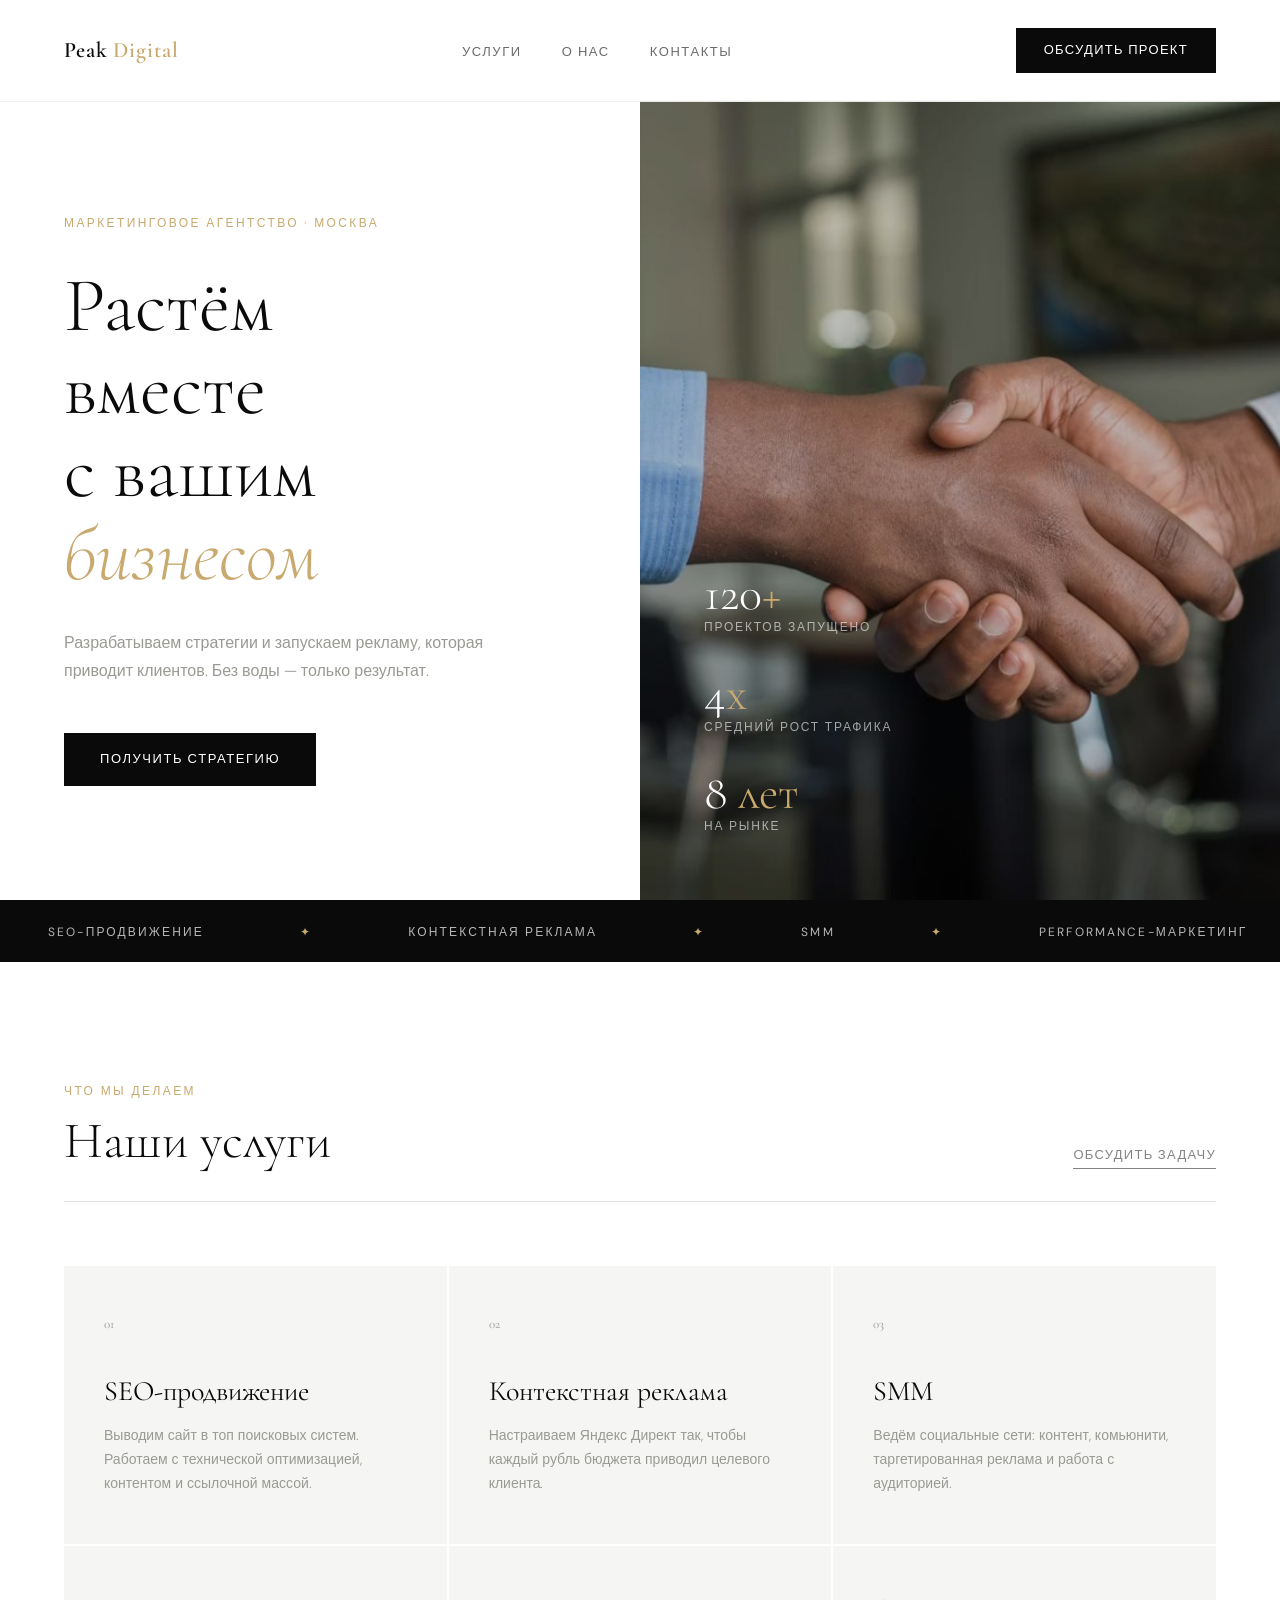
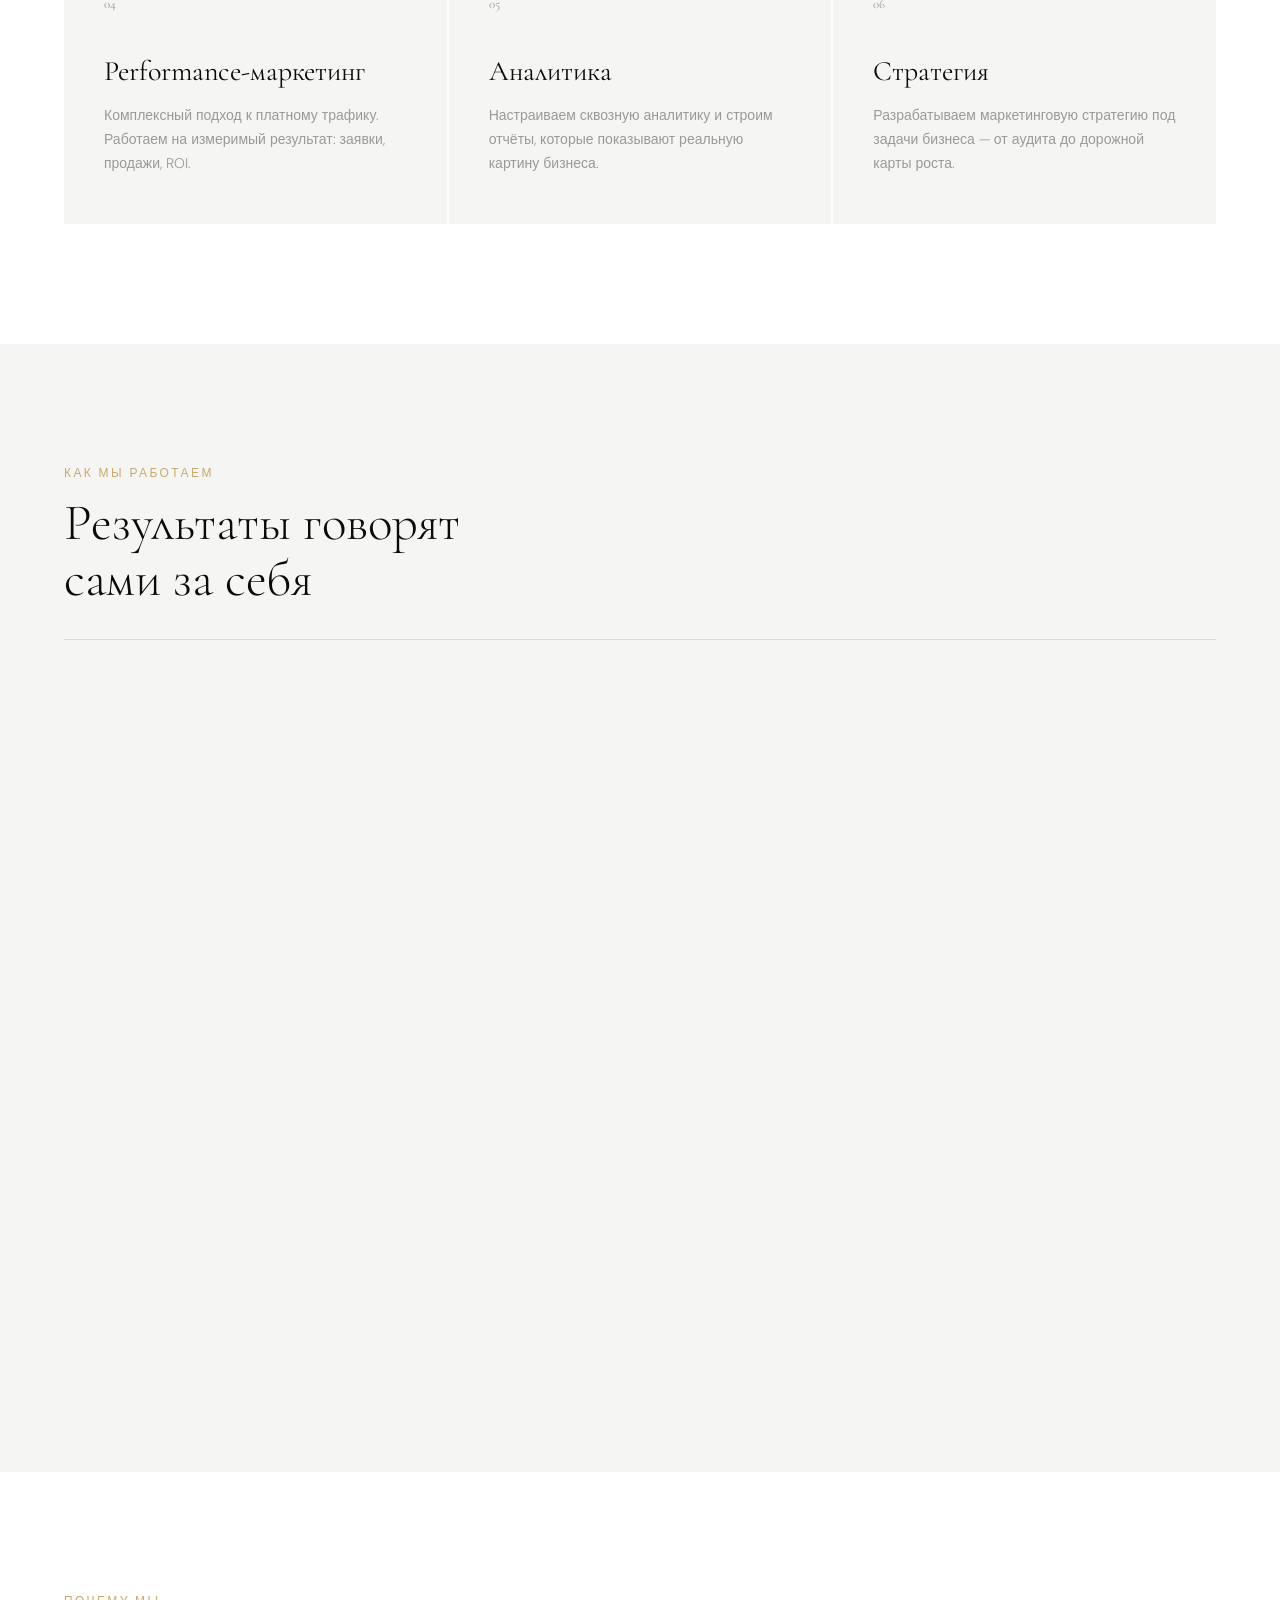
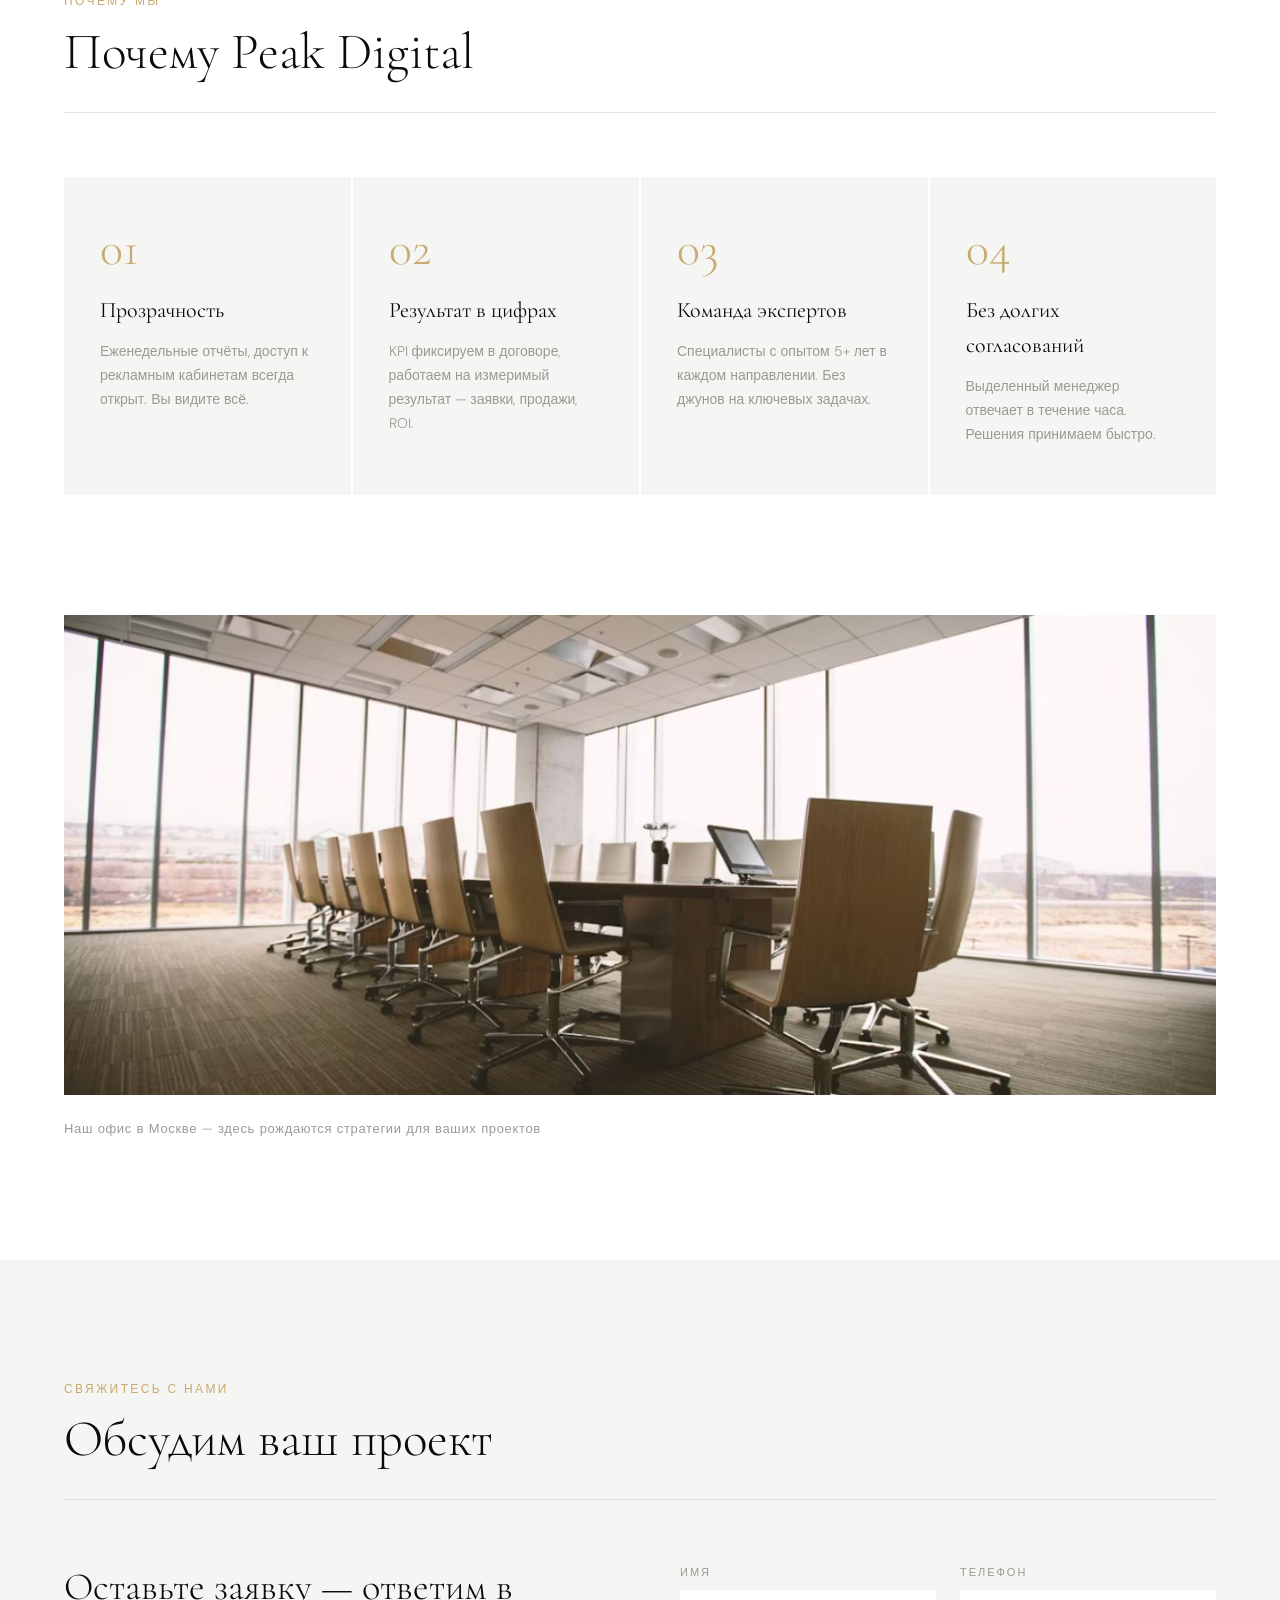
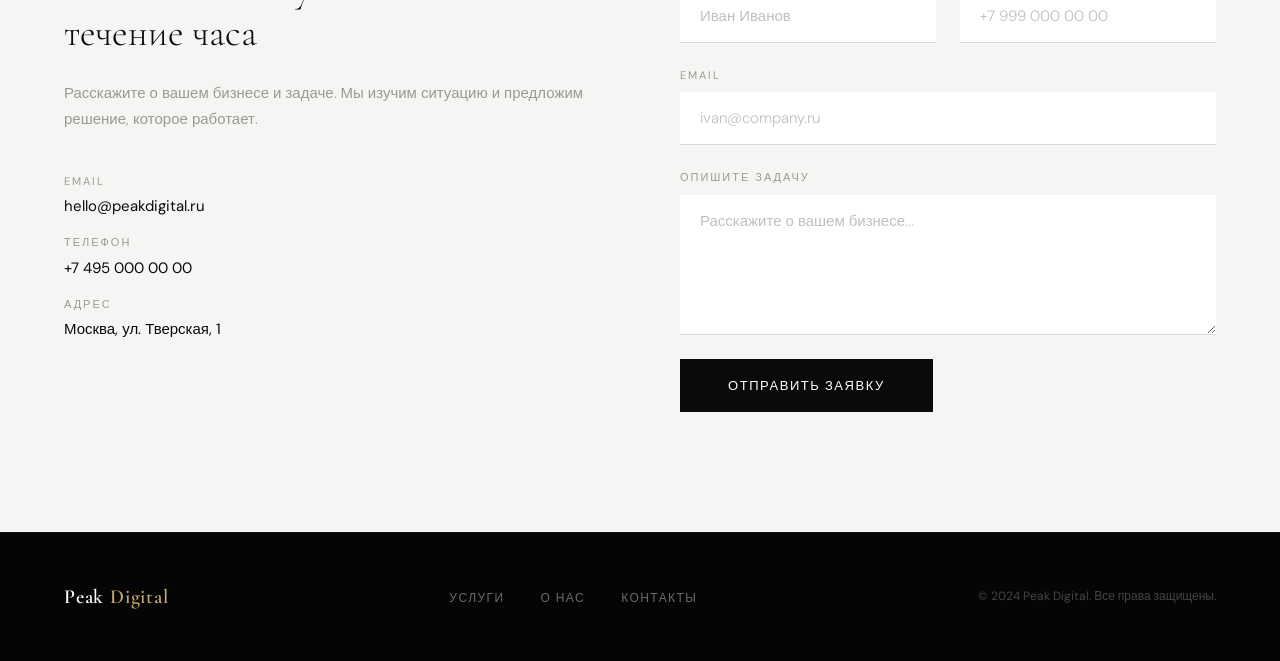
<file: index.html>
<!DOCTYPE html>
<html lang="ru">
<head>
  <meta charset="UTF-8" />
  <meta name="viewport" content="width=device-width, initial-scale=1.0" />
  <title>Peak Digital — Маркетинговое агентство</title>
  <link href="https://fonts.googleapis.com/css2?family=Cormorant+Garamond:wght@300;400;600&family=DM+Sans:wght@300;400;500&display=swap" rel="stylesheet" />
  <link rel="stylesheet" href="style.css" />


  
</head>
<body>

  <!-- NAV -->
  <nav>
    <a class="nav-logo" href="#">Peak <span>Digital</span></a>
    <ul class="nav-links">
      <li><a href="#services">Услуги</a></li>
      <li><a href="#about">О нас</a></li>
      <li><a href="#contact">Контакты</a></li>
    </ul>
    <a class="nav-cta" href="#contact">Обсудить проект</a>
  </nav>

  <!-- HERO -->
  <section class="hero">
    <div class="hero-left">
      <p class="hero-tag">Маркетинговое агентство · Москва</p>
      <h1 class="hero-title">
        Растём<br>
        вместе<br>
        с вашим<br>
        <em>бизнесом</em>
      </h1>
      <p class="hero-desc">
        Разрабатываем стратегии и запускаем рекламу, которая приводит клиентов. Без воды — только результат.
      </p>
      <div class="hero-actions">
        <a class="btn-primary" href="#contact">Получить стратегию</a>
      </div>
    </div>

    <div class="hero-right">
      <img
        src="images/hero.jpg"
        alt="Команда Peak Digital за работой"
      />
      <div class="hero-stat-block">
        <div class="hero-stat">
          <div class="hero-stat-num">120<span>+</span></div>
          <div class="hero-stat-label">Проектов запущено</div>
        </div>
        <div class="hero-stat">
          <div class="hero-stat-num">4<span>х</span></div>
          <div class="hero-stat-label">Средний рост трафика</div>
        </div>
        <div class="hero-stat">
          <div class="hero-stat-num">8<span> лет</span></div>
          <div class="hero-stat-label">На рынке</div>
        </div>
      </div>
    </div>
  </section>

  <!-- TICKER -->
  <div class="ticker">
    <div class="ticker-track">
      <span class="ticker-item">SEO-продвижение</span>
      <span class="ticker-item ticker-dot">✦</span>
      <span class="ticker-item">Контекстная реклама</span>
      <span class="ticker-item ticker-dot">✦</span>
      <span class="ticker-item">SMM</span>
      <span class="ticker-item ticker-dot">✦</span>
      <span class="ticker-item">Performance-маркетинг</span>
      <span class="ticker-item ticker-dot">✦</span>
      <span class="ticker-item">Аналитика</span>
      <span class="ticker-item ticker-dot">✦</span>
      <span class="ticker-item">Таргетированная реклама</span>
      <span class="ticker-item ticker-dot">✦</span>
      <span class="ticker-item">Брендинг</span>
      <span class="ticker-item ticker-dot">✦</span>
      <span class="ticker-item">SEO-продвижение</span>
      <span class="ticker-item ticker-dot">✦</span>
      <span class="ticker-item">Контекстная реклама</span>
      <span class="ticker-item ticker-dot">✦</span>
      <span class="ticker-item">SMM</span>
      <span class="ticker-item ticker-dot">✦</span>
      <span class="ticker-item">Performance-маркетинг</span>
      <span class="ticker-item ticker-dot">✦</span>
      <span class="ticker-item">Аналитика</span>
      <span class="ticker-item ticker-dot">✦</span>
      <span class="ticker-item">Таргетированная реклама</span>
      <span class="ticker-item ticker-dot">✦</span>
      <span class="ticker-item">Брендинг</span>
      <span class="ticker-item ticker-dot">✦</span>
    </div>
  </div>

  <!-- SERVICES -->
  <section class="services" id="services">
    <div class="section-header reveal">
      <div>
        <p class="section-tag">Что мы делаем</p>
        <h2 class="section-title">Наши услуги</h2>
      </div>
      <a class="section-link" href="#contact">Обсудить задачу</a>
    </div>

    <div class="services-grid">
      <div class="service-card reveal">
        <span class="service-num">01</span>
        <h3 class="service-name">SEO-продвижение</h3>
        <p class="service-desc">Выводим сайт в топ поисковых систем. Работаем с технической оптимизацией, контентом и ссылочной массой.</p>
      </div>
      <div class="service-card reveal">
        <span class="service-num">02</span>
        <h3 class="service-name">Контекстная реклама</h3>
        <p class="service-desc">Настраиваем Яндекс Директ так, чтобы каждый рубль бюджета приводил целевого клиента.</p>
      </div>
      <div class="service-card reveal">
        <span class="service-num">03</span>
        <h3 class="service-name">SMM</h3>
        <p class="service-desc">Ведём социальные сети: контент, комьюнити, таргетированная реклама и работа с аудиторией.</p>
      </div>
      <div class="service-card reveal">
        <span class="service-num">04</span>
        <h3 class="service-name">Performance-маркетинг</h3>
        <p class="service-desc">Комплексный подход к платному трафику. Работаем на измеримый результат: заявки, продажи, ROI.</p>
      </div>
      <div class="service-card reveal">
        <span class="service-num">05</span>
        <h3 class="service-name">Аналитика</h3>
        <p class="service-desc">Настраиваем сквозную аналитику и строим отчёты, которые показывают реальную картину бизнеса.</p>
      </div>
      <div class="service-card reveal">
        <span class="service-num">06</span>
        <h3 class="service-name">Стратегия</h3>
        <p class="service-desc">Разрабатываем маркетинговую стратегию под задачи бизнеса — от аудита до дорожной карты роста.</p>
      </div>
    </div>
  </section>

  <!-- VIDEO -->
  <section class="video-section reveal">
    <div class="section-header">
      <div>
        <p class="section-tag">Как мы работаем</p>
        <h2 class="section-title">Результаты говорят<br>сами за себя</h2>
      </div>
    </div>
    <div class="video-wrapper">
      <iframe
        src="https://vkvideo.ru/video-231896294_456239448"
        title="Peak Digital — о нас"
        allow="accelerometer; autoplay; clipboard-write; encrypted-media; gyroscope; picture-in-picture"
        allowfullscreen>
      </iframe>
    </div>
  </section>

  <!-- ABOUT -->
  <section class="about" id="about">
    <div class="section-header reveal">
      <div>
        <p class="section-tag">Почему мы</p>
        <h2 class="section-title">Почему Peak Digital</h2>
      </div>
    </div>
    <div class="about-grid">
      <div class="about-card reveal">
        <div class="about-num">01</div>
        <h3 class="about-title">Прозрачность</h3>
        <p class="about-desc">Еженедельные отчёты, доступ к рекламным кабинетам всегда открыт. Вы видите всё.</p>
      </div>
      <div class="about-card reveal">
        <div class="about-num">02</div>
        <h3 class="about-title">Результат в цифрах</h3>
        <p class="about-desc">KPI фиксируем в договоре, работаем на измеримый результат — заявки, продажи, ROI.</p>
      </div>
      <div class="about-card reveal">
        <div class="about-num">03</div>
        <h3 class="about-title">Команда экспертов</h3>
        <p class="about-desc">Специалисты с опытом 5+ лет в каждом направлении. Без джунов на ключевых задачах.</p>
      </div>
      <div class="about-card reveal">
        <div class="about-num">04</div>
        <h3 class="about-title">Без долгих согласований</h3>
        <p class="about-desc">Выделенный менеджер отвечает в течение часа. Решения принимаем быстро.</p>
      </div>
    </div>
  </section>

  <!-- TEAM PHOTO -->
  <div class="team-section reveal">
    <img
      class="team-photo"
      src="images/office.jpg"
      alt="Офис и команда Peak Digital"
    />
    <p class="team-caption">Наш офис в Москве — здесь рождаются стратегии для ваших проектов</p>
  </div>

  <!-- CONTACT -->
  <section class="contact-section" id="contact">
    <div class="section-header reveal">
      <div>
        <p class="section-tag">Свяжитесь с нами</p>
        <h2 class="section-title">Обсудим ваш проект</h2>
      </div>
    </div>
    <div class="contact-inner">
      <div class="reveal">
        <h3 class="contact-info-title">Оставьте заявку — ответим в течение часа</h3>
        <p class="contact-info-desc">Расскажите о вашем бизнесе и задаче. Мы изучим ситуацию и предложим решение, которое работает.</p>
        <div class="contact-detail">
          <div class="contact-detail-item">
            <span class="contact-detail-label">Email</span>
            <span class="contact-detail-value">hello@peakdigital.ru</span>
          </div>
          <div class="contact-detail-item">
            <span class="contact-detail-label">Телефон</span>
            <span class="contact-detail-value">+7 495 000 00 00</span>
          </div>
          <div class="contact-detail-item">
            <span class="contact-detail-label">Адрес</span>
            <span class="contact-detail-value">Москва, ул. Тверская, 1</span>
          </div>
        </div>
      </div>

      <form class="contact-form reveal" id="contactForm" action="contact.html" method="get">
        <div class="form-row">
          <div class="form-group">
            <label for="name">Имя</label>
            <input type="text" id="name" name="name" placeholder="Иван Иванов" required />
          </div>
          <div class="form-group" id="phoneGroup">
            <label for="phone">Телефон</label>
            <input type="tel" id="phone" name="phone" placeholder="+7 999 000 00 00" oninput="this.value = this.value.replace(/[^0-9+\s()\-]/g, '')" required/>
            <script> phone.oninput = () => phone.value = phone.value.replace(/[^0-9+\-()\s]/g, ''); </script>
            <span class="form-error">Введите номер в формате +7XXXXXXXXXX</span>
          </div>
        </div>
        <div class="form-group">
          <label for="email">Email</label>
          <input type="email" id="email" name="email" placeholder="ivan@company.ru" required />
        </div>
        <div class="form-group">
          <label for="message">Опишите задачу</label>
          <textarea id="message" name="message" placeholder="Расскажите о вашем бизнесе..."></textarea>
        </div>
        <button type="submit" class="form-submit">Отправить заявку</button>
      </form>
    </div>
  </section>

  <!-- FOOTER -->
  <footer>
    <a class="footer-logo" href="#">Peak <span>Digital</span></a>
    <ul class="footer-nav">
      <li><a href="#services">Услуги</a></li>
      <li><a href="#about">О нас</a></li>
      <li><a href="#contact">Контакты</a></li>
    </ul>
    <p class="footer-copy">© 2024 Peak Digital. Все права защищены.</p>
  </footer>


</body>
</html>
</file>
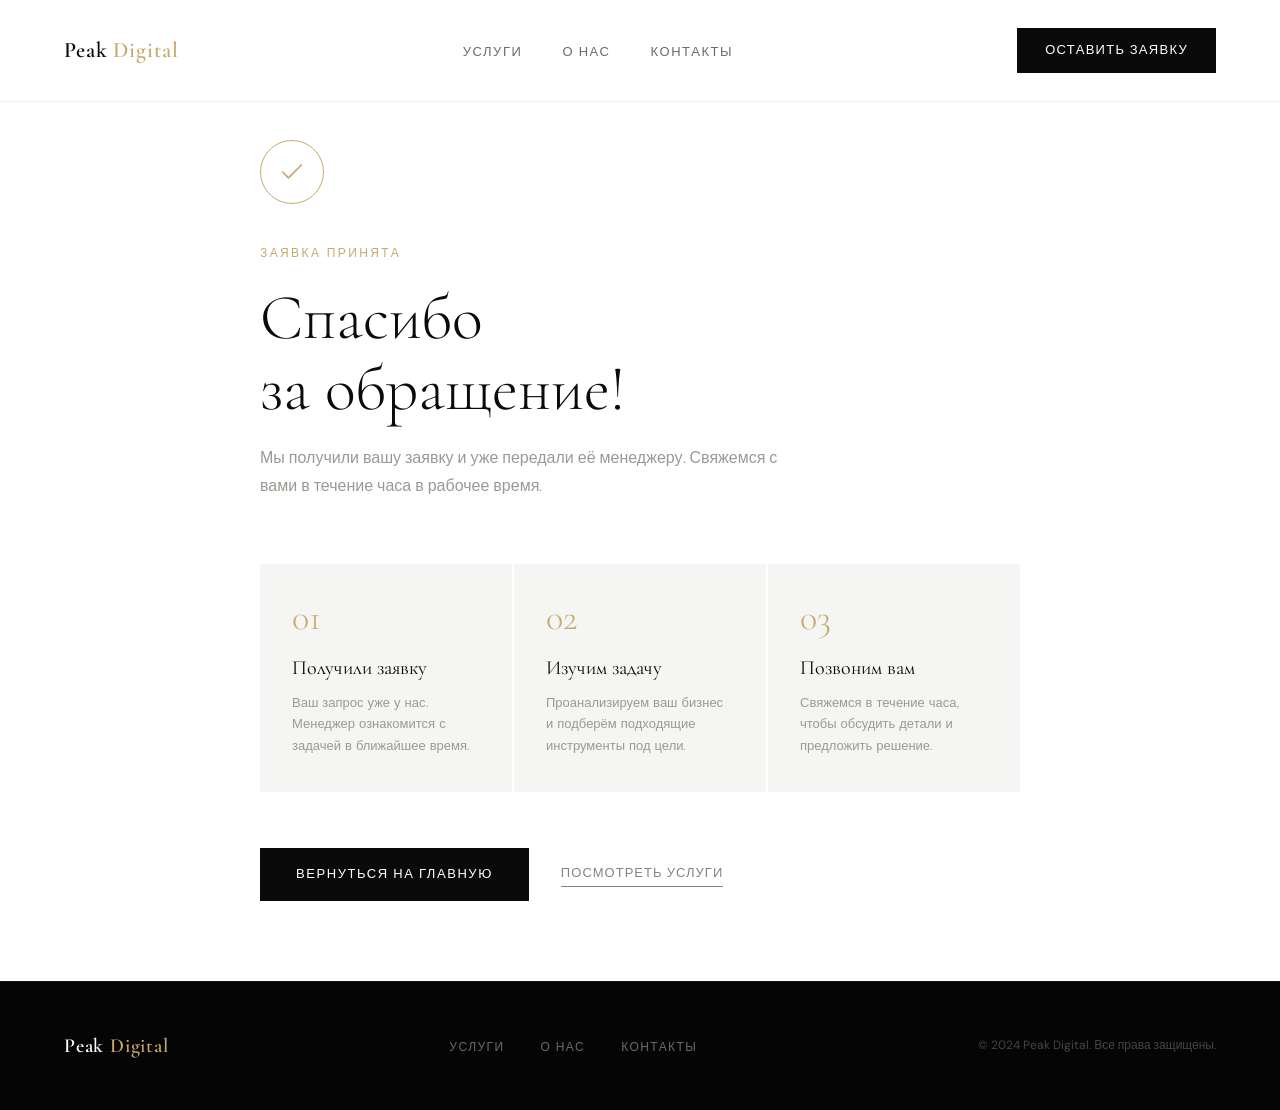
<file: contact.html>
<!DOCTYPE html>
<html lang="ru">
<head>
  <meta charset="UTF-8" />
  <meta name="viewport" content="width=device-width, initial-scale=1.0" />
  <title>Заявка принята — Peak Digital</title>
  <link href="https://fonts.googleapis.com/css2?family=Cormorant+Garamond:wght@300;400;600&family=DM+Sans:wght@300;400;500&display=swap" rel="stylesheet" />
  <link rel="stylesheet" href="style.css" />
</head>
<body class="thanks-page">

  <!-- NAV -->
  <nav>
    <a class="nav-logo" href="index.html">Peak <span>Digital</span></a>
    <ul class="nav-links">
      <li><a href="index.html#services">Услуги</a></li>
      <li><a href="index.html#about">О нас</a></li>
      <li><a href="index.html#contact">Контакты</a></li>
    </ul>
    <a class="nav-cta" href="index.html#contact">Оставить заявку</a>
  </nav>

  <!-- MAIN -->
  <main>
    <div class="thanks-block">

      <div class="thanks-icon" aria-hidden="true">
        <svg viewBox="0 0 24 24">
          <polyline points="20 6 9 17 4 12"></polyline>
        </svg>
      </div>

      <p class="thanks-tag">Заявка принята</p>
      <h1 class="thanks-title">Спасибо<br>за обращение!</h1>
      <p class="thanks-desc">
        Мы получили вашу заявку и уже передали её менеджеру. Свяжемся с вами в течение часа в рабочее время.
      </p>

      <!-- STEPS -->
      <div class="steps">
        <div class="step">
          <div class="step-num">01</div>
          <h3 class="step-title">Получили заявку</h3>
          <p class="step-desc">Ваш запрос уже у нас. Менеджер ознакомится с задачей в ближайшее время.</p>
        </div>
        <div class="step">
          <div class="step-num">02</div>
          <h3 class="step-title">Изучим задачу</h3>
          <p class="step-desc">Проанализируем ваш бизнес и подберём подходящие инструменты под цели.</p>
        </div>
        <div class="step">
          <div class="step-num">03</div>
          <h3 class="step-title">Позвоним вам</h3>
          <p class="step-desc">Свяжемся в течение часа, чтобы обсудить детали и предложить решение.</p>
        </div>
      </div>

      <div class="thanks-actions">
        <a class="btn-primary" href="index.html">Вернуться на главную</a>
        <a class="btn-ghost" href="index.html#services">Посмотреть услуги</a>
      </div>

    </div>
  </main>

  <!-- FOOTER -->
  <footer>
    <a class="footer-logo" href="index.html">Peak <span>Digital</span></a>
    <ul class="footer-nav">
      <li><a href="index.html#services">Услуги</a></li>
      <li><a href="index.html#about">О нас</a></li>
      <li><a href="index.html#contact">Контакты</a></li>
    </ul>
    <p class="footer-copy">© 2024 Peak Digital. Все права защищены.</p>
  </footer>

</body>
</html>
</file>
<file: style.css>
/* ── Reset & Base ── */
*, *::before, *::after { box-sizing: border-box; margin: 0; padding: 0; }

:root {
  --white:   #ffffff;
  --black:   #0a0a0a;
  --gray:    #f5f5f3;
  --mid:     #9a9a94;
  --accent:  #c8a96e;
  --font-display: 'Cormorant Garamond', serif;
  --font-body:    'DM Sans', sans-serif;
}

html { scroll-behavior: smooth; }

body {
  font-family: var(--font-body);
  background: var(--white);
  color: var(--black);
  font-size: 16px;
  line-height: 1.6;
  -webkit-font-smoothing: antialiased;
}

/* ── NAV ── */
nav {
  position: fixed;
  top: 0; left: 0; right: 0;
  z-index: 100;
  display: flex;
  align-items: center;
  justify-content: space-between;
  padding: 28px 64px;
  background: rgba(255,255,255,0.92);
  backdrop-filter: blur(12px);
  border-bottom: 1px solid rgba(0,0,0,0.06);
}

.nav-logo {
  font-family: var(--font-display);
  font-size: 22px;
  font-weight: 600;
  letter-spacing: 0.04em;
  color: var(--black);
  text-decoration: none;
}

.nav-logo span { color: var(--accent); }

.nav-links {
  display: flex;
  gap: 40px;
  list-style: none;
}

.nav-links a {
  font-size: 13px;
  letter-spacing: 0.12em;
  text-transform: uppercase;
  color: var(--black);
  text-decoration: none;
  opacity: 0.6;
  transition: opacity 0.2s;
}

.nav-links a:hover { opacity: 1; }

.nav-cta {
  font-size: 13px;
  font-weight: 500;
  letter-spacing: 0.1em;
  text-transform: uppercase;
  color: var(--white);
  background: var(--black);
  padding: 12px 28px;
  text-decoration: none;
  transition: background 0.2s;
}

.nav-cta:hover { background: var(--accent); }

/* ── REVEAL ── */
.reveal {
  opacity: 1;
  transform: none;
}

/* ── HERO ── */
.hero {
  min-height: 100vh;
  display: grid;
  grid-template-columns: 1fr 1fr;
  padding-top: 100px;
}

.hero-left {
  display: flex;
  flex-direction: column;
  justify-content: center;
  padding: 80px 64px;
}

.hero-tag {
  font-size: 12px;
  letter-spacing: 0.2em;
  text-transform: uppercase;
  color: var(--accent);
  margin-bottom: 32px;
}

.hero-title {
  font-family: var(--font-display);
  font-size: clamp(52px, 6vw, 86px);
  font-weight: 300;
  line-height: 1.08;
  margin-bottom: 32px;
}

.hero-title em {
  font-style: italic;
  color: var(--accent);
}

.hero-desc {
  font-size: 16px;
  font-weight: 300;
  color: var(--mid);
  line-height: 1.75;
  max-width: 420px;
  margin-bottom: 48px;
}

.hero-actions {
  display: flex;
  align-items: center;
  gap: 32px;
}

.btn-primary {
  font-size: 13px;
  font-weight: 500;
  letter-spacing: 0.12em;
  text-transform: uppercase;
  color: var(--white);
  background: var(--black);
  padding: 16px 36px;
  text-decoration: none;
  display: inline-block;
  transition: background 0.2s;
}

.btn-primary:hover { background: var(--accent); }

.btn-ghost {
  font-size: 13px;
  letter-spacing: 0.08em;
  text-transform: uppercase;
  color: var(--black);
  text-decoration: none;
  opacity: 0.5;
  border-bottom: 1px solid currentColor;
  padding-bottom: 2px;
  transition: opacity 0.2s;
}

.btn-ghost:hover { opacity: 1; }

.hero-right {
  position: relative;
  overflow: hidden;
}

.hero-right img {
  width: 100%;
  height: 100%;
  object-fit: cover;
  display: block;
}

.hero-right::after {
  content: "";
  position: absolute;
  inset: 0;
  background: rgba(0,0,0,0.25);
}

.hero-stat-block {
  position: absolute;
  bottom: 64px;
  left: 64px;
  z-index: 1;
  display: flex;
  flex-direction: column;
  gap: 32px;
}

.hero-stat-num {
  font-family: var(--font-display);
  font-size: 48px;
  font-weight: 300;
  line-height: 1;
  color: var(--white);
}

.hero-stat-num span { color: var(--accent); }

.hero-stat-label {
  font-size: 12px;
  letter-spacing: 0.15em;
  text-transform: uppercase;
  color: rgba(255,255,255,0.6);
}

/* ── TICKER ── */
.ticker {
  background: var(--black);
  color: var(--white);
  padding: 18px 0;
  overflow: hidden;
  white-space: nowrap;
}

.ticker-track {
  display: inline-flex;
  animation: ticker 30s linear infinite;
}

.ticker-item {
  font-size: 12px;
  letter-spacing: 0.18em;
  text-transform: uppercase;
  padding: 0 48px;
  opacity: 0.7;
}

.ticker-dot { color: var(--accent); opacity: 1; }

@keyframes ticker {
  from { transform: translateX(0); }
  to   { transform: translateX(-50%); }
}

/* ── SERVICES ── */
.services { padding: 120px 64px; }

.section-header {
  display: flex;
  align-items: flex-end;
  justify-content: space-between;
  margin-bottom: 64px;
  border-bottom: 1px solid rgba(0,0,0,0.1);
  padding-bottom: 32px;
}

.section-tag {
  font-size: 12px;
  letter-spacing: 0.2em;
  text-transform: uppercase;
  color: var(--accent);
  margin-bottom: 12px;
}

.section-title {
  font-family: var(--font-display);
  font-size: clamp(36px, 4vw, 56px);
  font-weight: 300;
  line-height: 1.1;
}

.section-link {
  font-size: 13px;
  letter-spacing: 0.1em;
  text-transform: uppercase;
  color: var(--black);
  text-decoration: none;
  opacity: 0.5;
  border-bottom: 1px solid currentColor;
  padding-bottom: 2px;
  transition: opacity 0.2s;
  white-space: nowrap;
}

.section-link:hover { opacity: 1; }

.services-grid {
  display: grid;
  grid-template-columns: repeat(3, 1fr);
  gap: 2px;
}

.service-card {
  background: var(--gray);
  padding: 48px 40px;
  transition: background 0.2s;
}

.service-card:hover { background: var(--black); }

.service-num {
  font-family: var(--font-display);
  font-size: 13px;
  color: var(--mid);
  margin-bottom: 40px;
  display: block;
  transition: color 0.2s;
}

.service-card:hover .service-num { color: rgba(255,255,255,0.4); }

.service-name {
  font-family: var(--font-display);
  font-size: 28px;
  font-weight: 400;
  line-height: 1.2;
  margin-bottom: 16px;
  transition: color 0.2s;
}

.service-card:hover .service-name { color: var(--white); }

.service-desc {
  font-size: 14px;
  font-weight: 300;
  color: var(--mid);
  line-height: 1.7;
  transition: color 0.2s;
}

.service-card:hover .service-desc { color: rgba(255,255,255,0.5); }

/* ── VIDEO ── */
.video-section {
  padding: 120px 64px;
  background: var(--gray);
}

.video-wrapper {
  position: relative;
  width: 100%;
  padding-bottom: 56.25%;
  height: 0;
  overflow: hidden;
  margin-top: 48px;
}

.video-wrapper iframe {
  position: absolute;
  top: 0; left: 0;
  width: 100%;
  height: 100%;
  border: none;
}

/* ── ABOUT ── */
.about { padding: 120px 64px; }

.about-grid {
  display: grid;
  grid-template-columns: repeat(4, 1fr);
  gap: 2px;
  margin-top: 64px;
}

.about-card {
  padding: 48px 36px;
  background: var(--gray);
}

.about-num {
  font-family: var(--font-display);
  font-size: 48px;
  font-weight: 300;
  color: var(--accent);
  line-height: 1;
  margin-bottom: 20px;
}

.about-title {
  font-family: var(--font-display);
  font-size: 22px;
  font-weight: 400;
  margin-bottom: 12px;
}

.about-desc {
  font-size: 14px;
  font-weight: 300;
  color: var(--mid);
  line-height: 1.7;
}

/* ── TEAM PHOTO ── */
.team-section {
  padding: 0 64px 120px;
}

.team-photo {
  width: 100%;
  height: 480px;
  object-fit: cover;
  display: block;
}

.team-caption {
  margin-top: 24px;
  font-size: 13px;
  font-weight: 300;
  color: var(--mid);
  letter-spacing: 0.05em;
}

/* ── CONTACT ── */
.contact-section {
  padding: 120px 64px;
  background: var(--gray);
  color: var(--black);
}

.contact-section .section-tag { color: var(--accent); }

.contact-section .section-title { color: var(--black); }

.contact-inner {
  display: grid;
  grid-template-columns: 1fr 1fr;
  gap: 80px;
  margin-top: 64px;
  align-items: start;
}

.contact-info-title {
  font-family: var(--font-display);
  font-size: clamp(32px, 3vw, 48px);
  font-weight: 300;
  line-height: 1.2;
  margin-bottom: 24px;
}

.contact-info-desc {
  font-size: 15px;
  font-weight: 300;
  color: var(--mid);
  line-height: 1.75;
  margin-bottom: 40px;
}

.contact-detail {
  display: flex;
  flex-direction: column;
  gap: 16px;
}

.contact-detail-item {
  display: flex;
  flex-direction: column;
  gap: 4px;
}

.contact-detail-label {
  font-size: 11px;
  letter-spacing: 0.18em;
  text-transform: uppercase;
  color: var(--mid);
}

.contact-detail-value {
  font-size: 15px;
  color: var(--black);
}

/* ── FORM ── */
.contact-form {
  display: flex;
  flex-direction: column;
  gap: 24px;
}

.form-row {
  display: grid;
  grid-template-columns: 1fr 1fr;
  gap: 24px;
}

.form-group {
  display: flex;
  flex-direction: column;
  gap: 8px;
}

.form-group label {
  font-size: 11px;
  letter-spacing: 0.18em;
  text-transform: uppercase;
  color: var(--mid);
}

.form-group input,
.form-group textarea {
  font-family: var(--font-body);
  font-size: 15px;
  font-weight: 300;
  color: var(--black);
  background: var(--white);
  border: none;
  border-bottom: 1px solid rgba(0,0,0,0.15);
  padding: 16px 20px;
  outline: none;
  transition: border-color 0.2s, background 0.2s;
  width: 100%;
}

.form-group input::placeholder,
.form-group textarea::placeholder {
  color: rgba(0,0,0,0.25);
}

.form-group input:focus,
.form-group textarea:focus {
  background: var(--white);
  border-bottom-color: var(--accent);
}

.form-group input.error {
  border-bottom-color: #e05c5c;
}

.form-error {
  font-size: 12px;
  color: #e05c5c;
  display: none;
}

.form-group.has-error .form-error { display: block; }
.form-group.has-error input { border-bottom-color: #e05c5c; }

.form-group textarea {
  resize: vertical;
  min-height: 140px;
}

.form-submit {
  font-family: var(--font-body);
  font-size: 13px;
  font-weight: 500;
  letter-spacing: 0.12em;
  text-transform: uppercase;
  color: var(--white);
  background: var(--black);
  border: none;
  padding: 18px 48px;
  cursor: pointer;
  transition: background 0.2s, color 0.2s;
  align-self: flex-start;
}

.form-submit:hover {
  background: var(--accent);
  color: var(--white);
}

/* ── FOOTER ── */
footer {
  background: #050505;
  color: var(--white);
  padding: 48px 64px;
  display: flex;
  align-items: center;
  justify-content: space-between;
  border-top: 1px solid rgba(255,255,255,0.06);
}

.footer-logo {
  font-family: var(--font-display);
  font-size: 20px;
  font-weight: 600;
  letter-spacing: 0.04em;
  color: var(--white);
  text-decoration: none;
}

.footer-logo span { color: var(--accent); }

.footer-nav {
  display: flex;
  gap: 36px;
  list-style: none;
}

.footer-nav a {
  font-size: 12px;
  letter-spacing: 0.12em;
  text-transform: uppercase;
  color: var(--white);
  text-decoration: none;
  opacity: 0.4;
  transition: opacity 0.2s;
}

.footer-nav a:hover { opacity: 1; }

.footer-copy {
  font-size: 12px;
  color: var(--white);
  opacity: 0.25;
}

/* ── THANKS PAGE ── */
body.thanks-page {
  min-height: 100vh;
  display: flex;
  flex-direction: column;
}

.thanks-block {
  max-width: 760px;
  width: 100%;
}

.thanks-icon {
  width: 64px;
  height: 64px;
  border: 1.5px solid var(--accent);
  border-radius: 50%;
  display: flex;
  align-items: center;
  justify-content: center;
  margin-bottom: 40px;
}

.thanks-icon svg {
  width: 28px;
  height: 28px;
  stroke: var(--accent);
  fill: none;
  stroke-width: 1.5;
  stroke-linecap: round;
  stroke-linejoin: round;
}

.thanks-tag {
  font-size: 12px;
  letter-spacing: 0.2em;
  text-transform: uppercase;
  color: var(--accent);
  margin-bottom: 20px;
}

.thanks-title {
  font-family: var(--font-display);
  font-size: clamp(40px, 5vw, 72px);
  font-weight: 300;
  line-height: 1.1;
  margin-bottom: 20px;
}

.thanks-desc {
  font-size: 16px;
  font-weight: 300;
  color: var(--mid);
  line-height: 1.75;
  max-width: 520px;
  margin-bottom: 64px;
}

.steps {
  display: grid;
  grid-template-columns: repeat(3, 1fr);
  gap: 2px;
  margin-bottom: 56px;
}

.step {
  background: var(--gray);
  padding: 36px 32px;
}

.step-num {
  font-family: var(--font-display);
  font-size: 36px;
  font-weight: 300;
  color: var(--accent);
  line-height: 1;
  margin-bottom: 16px;
}

.step-title {
  font-family: var(--font-display);
  font-size: 20px;
  font-weight: 400;
  margin-bottom: 8px;
}

.step-desc {
  font-size: 13px;
  font-weight: 300;
  color: var(--mid);
  line-height: 1.65;
}

.thanks-actions {
  display: flex;
  align-items: center;
  gap: 32px;
}

.thanks-page main {
  flex: 1;
  display: flex;
  align-items: center;
  justify-content: center;
  padding: 140px 64px 80px;
}

/* ── RESPONSIVE ── */
@media (max-width: 900px) {
  nav { padding: 20px 24px; }
  .nav-links { display: none; }

  .hero { grid-template-columns: 1fr; min-height: auto; }
  .hero-left { padding: 60px 24px 48px; }
  .hero-right { height: 320px; }
  .hero-stat-block { bottom: 32px; left: 24px; flex-direction: row; flex-wrap: wrap; gap: 24px; }

  .services { padding: 80px 24px; }
  .services-grid { grid-template-columns: 1fr 1fr; }
  .section-header { flex-direction: column; align-items: flex-start; gap: 24px; }

  .video-section { padding: 80px 24px; }

  .about { padding: 80px 24px; }
  .about-grid { grid-template-columns: repeat(2, 1fr); }

  .team-section { padding: 0 24px 80px; }
  .team-photo { height: 300px; }

  .contact-section { padding: 80px 24px; }
  .contact-inner { grid-template-columns: 1fr; gap: 48px; }

  footer { padding: 40px 24px; flex-direction: column; gap: 28px; text-align: center; }
  .footer-nav { flex-wrap: wrap; justify-content: center; gap: 20px; }

  .steps { grid-template-columns: 1fr; }
  .thanks-page main { padding: 120px 24px 64px; }
}

@media (max-width: 480px) {
  .nav-cta { display: none; }
  .hero-actions { flex-direction: column; align-items: flex-start; gap: 20px; }
  .services-grid { grid-template-columns: 1fr; }
  .about-grid { grid-template-columns: 1fr; }
  .form-row { grid-template-columns: 1fr; }
  .thanks-actions { flex-direction: column; align-items: flex-start; gap: 20px; }
}
</file>
